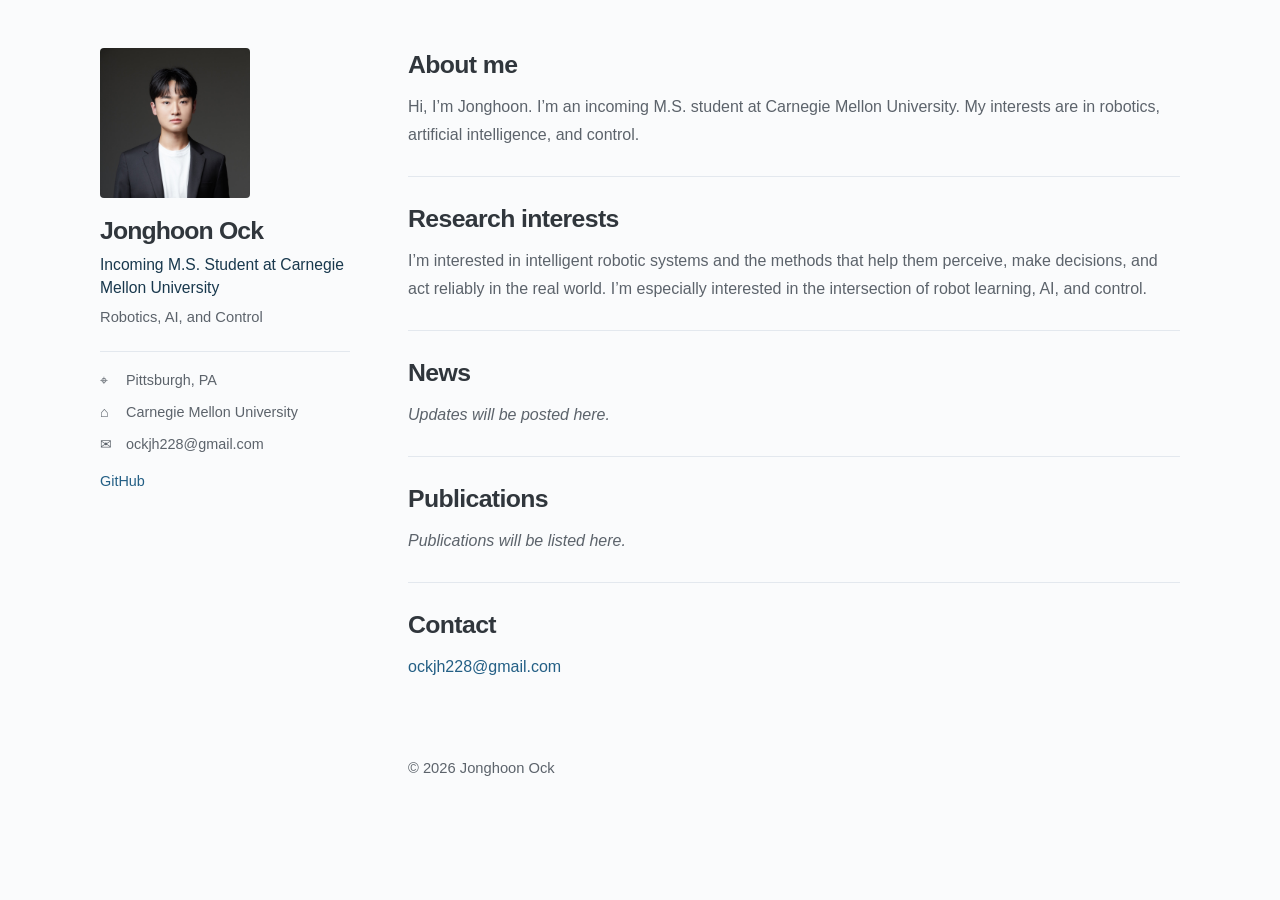
<file: index.html>
<!DOCTYPE html>
<html lang="en">
  <head>
    <meta charset="UTF-8" />
    <meta name="viewport" content="width=device-width, initial-scale=1.0" />
    <title>Jonghoon Ock</title>
    <meta
      name="description"
      content="Jonghoon Ock — incoming master's student at Carnegie Mellon University, interested in robotics, AI, and control."
    />
    <link rel="stylesheet" href="styles.css" />
  </head>
  <body data-page="home">
    <div class="page-shell">
      <aside class="profile-card" aria-label="Profile">
        <div class="avatar">
          <img src="assets/profile.jpg" alt="Portrait of Jonghoon Ock" />
        </div>
        <div class="profile-copy">
          <h1>Jonghoon Ock</h1>
          <p class="role">Incoming M.S. Student at Carnegie Mellon University</p>
          <p class="summary">Robotics, AI, and Control</p>
        </div>

        <div class="meta-list">
          <div><span aria-hidden="true">⌖</span><strong>Pittsburgh, PA</strong></div>
          <div><span aria-hidden="true">⌂</span><strong>Carnegie Mellon University</strong></div>
          <div><span aria-hidden="true">✉</span><a href="mailto:ockjh228@gmail.com">ockjh228@gmail.com</a></div>
        </div>

        <div class="social-links" aria-label="External links">
          <a href="https://github.com/ockjh228" target="_blank" rel="noreferrer">GitHub</a>
        </div>
      </aside>

      <main class="content">
        <section class="section" id="about">
          <h2>About me</h2>
          <div class="prose-panel">
            <p>
              Hi, I’m Jonghoon. I’m an incoming M.S. student at Carnegie Mellon
              University. My interests are in robotics, artificial intelligence,
              and control.
            </p>
          </div>
        </section>

        <section class="section" id="research">
          <h2>Research interests</h2>
          <div class="prose-panel">
            <p>
              I’m interested in intelligent robotic systems and the methods that
              help them perceive, make decisions, and act reliably in the real
              world. I’m especially interested in the intersection of robot
              learning, AI, and control.
            </p>
          </div>
        </section>

        <section class="section" id="news">
          <h2>News</h2>
          <p class="empty-note">Updates will be posted here.</p>
        </section>

        <section class="section" id="publications">
          <h2>Publications</h2>
          <p class="empty-note">Publications will be listed here.</p>
        </section>

        <section class="section contact-section" id="contact">
          <h2>Contact</h2>
          <p><a href="mailto:ockjh228@gmail.com">ockjh228@gmail.com</a></p>
        </section>
      </main>
    </div>

    <footer class="site-footer">
      <p>© <span id="year"></span> Jonghoon Ock</p>
    </footer>
    <script src="script.js"></script>
  </body>
</html>
</file>
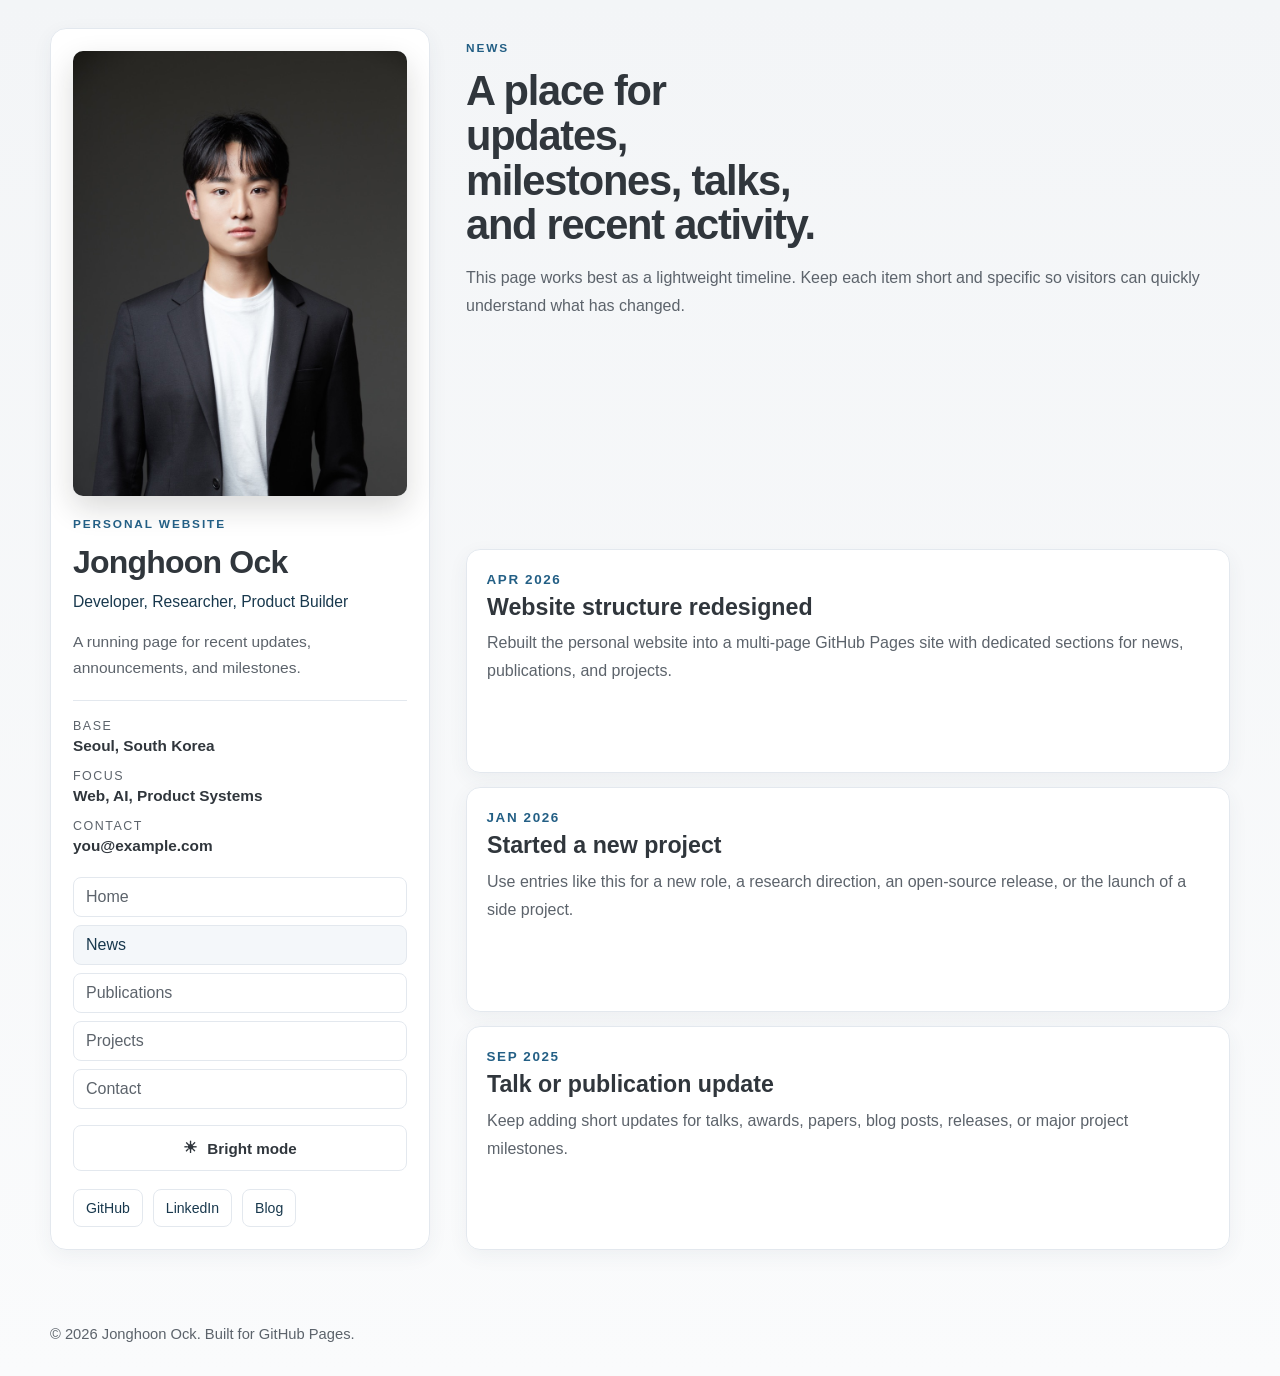
<file: news.html>
<!DOCTYPE html>
<html lang="en">
  <head>
    <meta charset="UTF-8" />
    <meta name="viewport" content="width=device-width, initial-scale=1.0" />
    <title>News | Jonghoon Ock</title>
    <meta
      name="description"
      content="News page for recent updates, milestones, and announcements from Jonghoon Ock."
    />
    <link rel="stylesheet" href="styles.css" />
  </head>
  <body data-page="news">
    <div class="page-shell">
      <!-- Shared sidebar: keep this block aligned with the other HTML pages for a consistent left profile area. -->
      <aside class="profile-card">
        <div class="avatar">
          <img src="assets/profile.jpg" alt="Portrait of Jonghoon Ock" />
        </div>
        <!-- Basic identity shown in the sidebar. -->
        <div class="profile-copy">
          <p class="eyebrow">PERSONAL WEBSITE</p>
          <h1>Jonghoon Ock</h1>
          <p class="role">Developer, Researcher, Product Builder</p>
          <p class="summary">
            A running page for recent updates, announcements, and milestones.
          </p>
        </div>
        <!-- Quick facts. Add or delete one row by copying or removing a single inner <div>. -->
        <div class="meta-list">
          <div>
            <span class="meta-label">Base</span>
            <strong>Seoul, South Korea</strong>
          </div>
          <div>
            <span class="meta-label">Focus</span>
            <strong>Web, AI, Product Systems</strong>
          </div>
          <div>
            <span class="meta-label">Contact</span>
            <strong>you@example.com</strong>
          </div>
        </div>
        <!-- Sidebar navigation. -->
        <nav class="side-nav" aria-label="Primary navigation">
          <a data-nav="home" href="index.html">Home</a>
          <a data-nav="news" href="news.html">News</a>
          <a data-nav="publications" href="publications.html">Publications</a>
          <a data-nav="projects" href="projects.html">Projects</a>
          <a href="index.html#contact">Contact</a>
        </nav>
        <!-- Theme toggle button. -->
        <button class="theme-toggle" type="button" data-theme-toggle aria-live="polite">
          <span class="theme-toggle-icon" data-theme-icon aria-hidden="true">☀</span>
          <span class="theme-toggle-label" data-theme-label>Bright mode</span>
        </button>
        <!-- Social links. -->
        <div class="social-links">
          <a href="https://github.com/your-id" target="_blank" rel="noreferrer">GitHub</a>
          <a href="https://www.linkedin.com/in/your-id" target="_blank" rel="noreferrer">LinkedIn</a>
          <a href="https://your-notion-or-blog.com" target="_blank" rel="noreferrer">Blog</a>
        </div>
      </aside>

      <main class="content">
        <!-- News page intro: headline and short explanation for this page. -->
        <section class="page-intro">
          <p class="eyebrow">News</p>
          <h2>A place for updates, milestones, talks, and recent activity.</h2>
          <p class="hero-body">
            This page works best as a lightweight timeline. Keep each item short
            and specific so visitors can quickly understand what has changed.
          </p>
        </section>

        <!-- News items: duplicate one list-card to add an update, or delete one list-card to remove it. -->
        <section class="list-stack">
          <article class="list-card">
            <span class="list-date">Apr 2026</span>
            <h3>Website structure redesigned</h3>
            <p>
              Rebuilt the personal website into a multi-page GitHub Pages site
              with dedicated sections for news, publications, and projects.
            </p>
          </article>

          <article class="list-card">
            <span class="list-date">Jan 2026</span>
            <h3>Started a new project</h3>
            <p>
              Use entries like this for a new role, a research direction, an
              open-source release, or the launch of a side project.
            </p>
          </article>

          <article class="list-card">
            <span class="list-date">Sep 2025</span>
            <h3>Talk or publication update</h3>
            <p>
              Keep adding short updates for talks, awards, papers, blog posts,
              releases, or major project milestones.
            </p>
          </article>
        </section>
      </main>
    </div>

    <footer class="site-footer">
      <p>© <span id="year"></span> Jonghoon Ock. Built for GitHub Pages.</p>
    </footer>

    <script src="script.js"></script>
  </body>
</html>
</file>
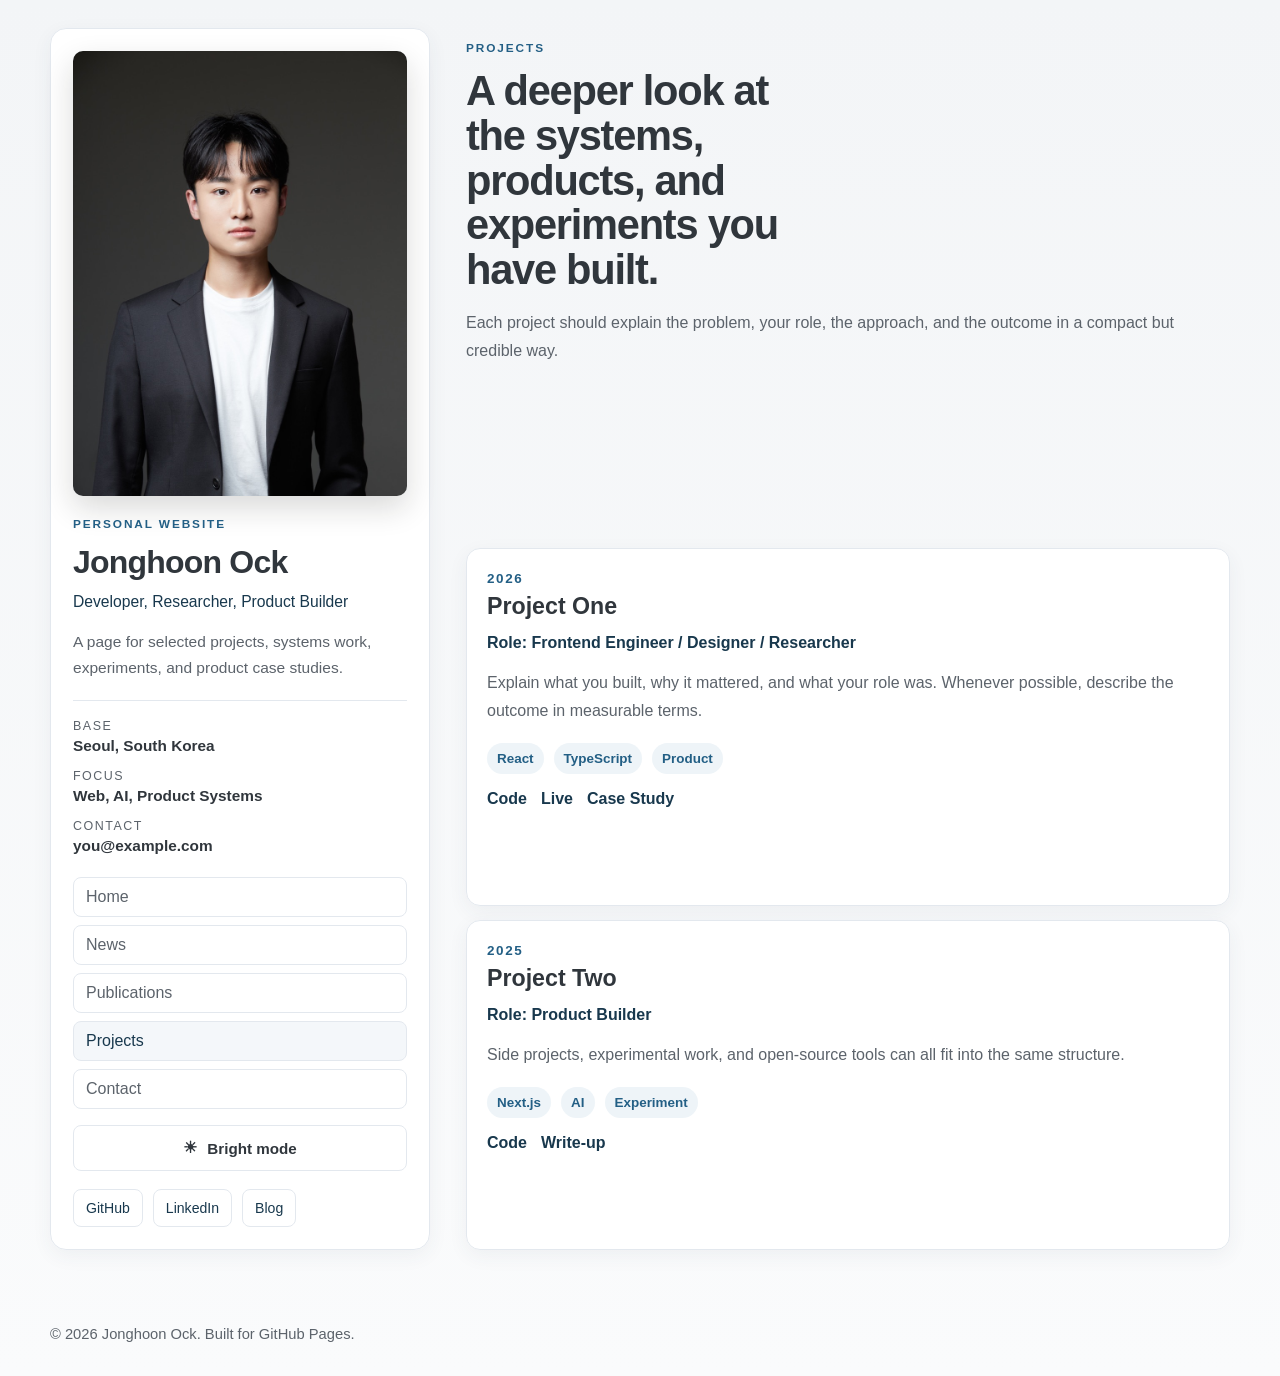
<file: projects.html>
<!DOCTYPE html>
<html lang="en">
  <head>
    <meta charset="UTF-8" />
    <meta name="viewport" content="width=device-width, initial-scale=1.0" />
    <title>Projects | Jonghoon Ock</title>
    <meta
      name="description"
      content="Projects page for selected work, experiments, and product case studies from Jonghoon Ock."
    />
    <link rel="stylesheet" href="styles.css" />
  </head>
  <body data-page="projects">
    <div class="page-shell">
      <!-- Shared sidebar: keep this block aligned with the other HTML pages for a consistent left profile area. -->
      <aside class="profile-card">
        <div class="avatar">
          <img src="assets/profile.jpg" alt="Portrait of Jonghoon Ock" />
        </div>
        <!-- Basic identity shown in the sidebar. -->
        <div class="profile-copy">
          <p class="eyebrow">PERSONAL WEBSITE</p>
          <h1>Jonghoon Ock</h1>
          <p class="role">Developer, Researcher, Product Builder</p>
          <p class="summary">
            A page for selected projects, systems work, experiments, and product case studies.
          </p>
        </div>
        <!-- Quick facts. Add or delete one row by copying or removing a single inner <div>. -->
        <div class="meta-list">
          <div>
            <span class="meta-label">Base</span>
            <strong>Seoul, South Korea</strong>
          </div>
          <div>
            <span class="meta-label">Focus</span>
            <strong>Web, AI, Product Systems</strong>
          </div>
          <div>
            <span class="meta-label">Contact</span>
            <strong>you@example.com</strong>
          </div>
        </div>
        <!-- Sidebar navigation. -->
        <nav class="side-nav" aria-label="Primary navigation">
          <a data-nav="home" href="index.html">Home</a>
          <a data-nav="news" href="news.html">News</a>
          <a data-nav="publications" href="publications.html">Publications</a>
          <a data-nav="projects" href="projects.html">Projects</a>
          <a href="index.html#contact">Contact</a>
        </nav>
        <!-- Theme toggle button. -->
        <button class="theme-toggle" type="button" data-theme-toggle aria-live="polite">
          <span class="theme-toggle-icon" data-theme-icon aria-hidden="true">☀</span>
          <span class="theme-toggle-label" data-theme-label>Bright mode</span>
        </button>
        <!-- Social links. -->
        <div class="social-links">
          <a href="https://github.com/your-id" target="_blank" rel="noreferrer">GitHub</a>
          <a href="https://www.linkedin.com/in/your-id" target="_blank" rel="noreferrer">LinkedIn</a>
          <a href="https://your-notion-or-blog.com" target="_blank" rel="noreferrer">Blog</a>
        </div>
      </aside>

      <main class="content">
        <!-- Projects page intro: page title and short guidance text. -->
        <section class="page-intro">
          <p class="eyebrow">Projects</p>
          <h2>A deeper look at the systems, products, and experiments you have built.</h2>
          <p class="hero-body">
            Each project should explain the problem, your role, the approach,
            and the outcome in a compact but credible way.
          </p>
        </section>

        <!-- Project entries: duplicate one list-card to add a project, or delete one to remove it. -->
        <section class="list-stack">
          <article class="list-card">
            <span class="list-date">2026</span>
            <h3>Project One</h3>
            <p class="list-subtitle">Role: Frontend Engineer / Designer / Researcher</p>
            <p>
              Explain what you built, why it mattered, and what your role was.
              Whenever possible, describe the outcome in measurable terms.
            </p>
            <div class="tag-row">
              <span>React</span>
              <span>TypeScript</span>
              <span>Product</span>
            </div>
            <!-- Project links such as code, live demo, or case study. -->
            <div class="inline-links">
              <a href="https://github.com/your-id/project-one" target="_blank" rel="noreferrer">Code</a>
              <a href="https://example.com" target="_blank" rel="noreferrer">Live</a>
              <a href="https://example.com" target="_blank" rel="noreferrer">Case Study</a>
            </div>
          </article>

          <article class="list-card">
            <span class="list-date">2025</span>
            <h3>Project Two</h3>
            <p class="list-subtitle">Role: Product Builder</p>
            <p>
              Side projects, experimental work, and open-source tools can all
              fit into the same structure.
            </p>
            <div class="tag-row">
              <span>Next.js</span>
              <span>AI</span>
              <span>Experiment</span>
            </div>
            <!-- Project links for this entry. -->
            <div class="inline-links">
              <a href="https://github.com/your-id/project-two" target="_blank" rel="noreferrer">Code</a>
              <a href="https://example.com" target="_blank" rel="noreferrer">Write-up</a>
            </div>
          </article>
        </section>
      </main>
    </div>

    <footer class="site-footer">
      <p>© <span id="year"></span> Jonghoon Ock. Built for GitHub Pages.</p>
    </footer>

    <script src="script.js"></script>
  </body>
</html>
</file>
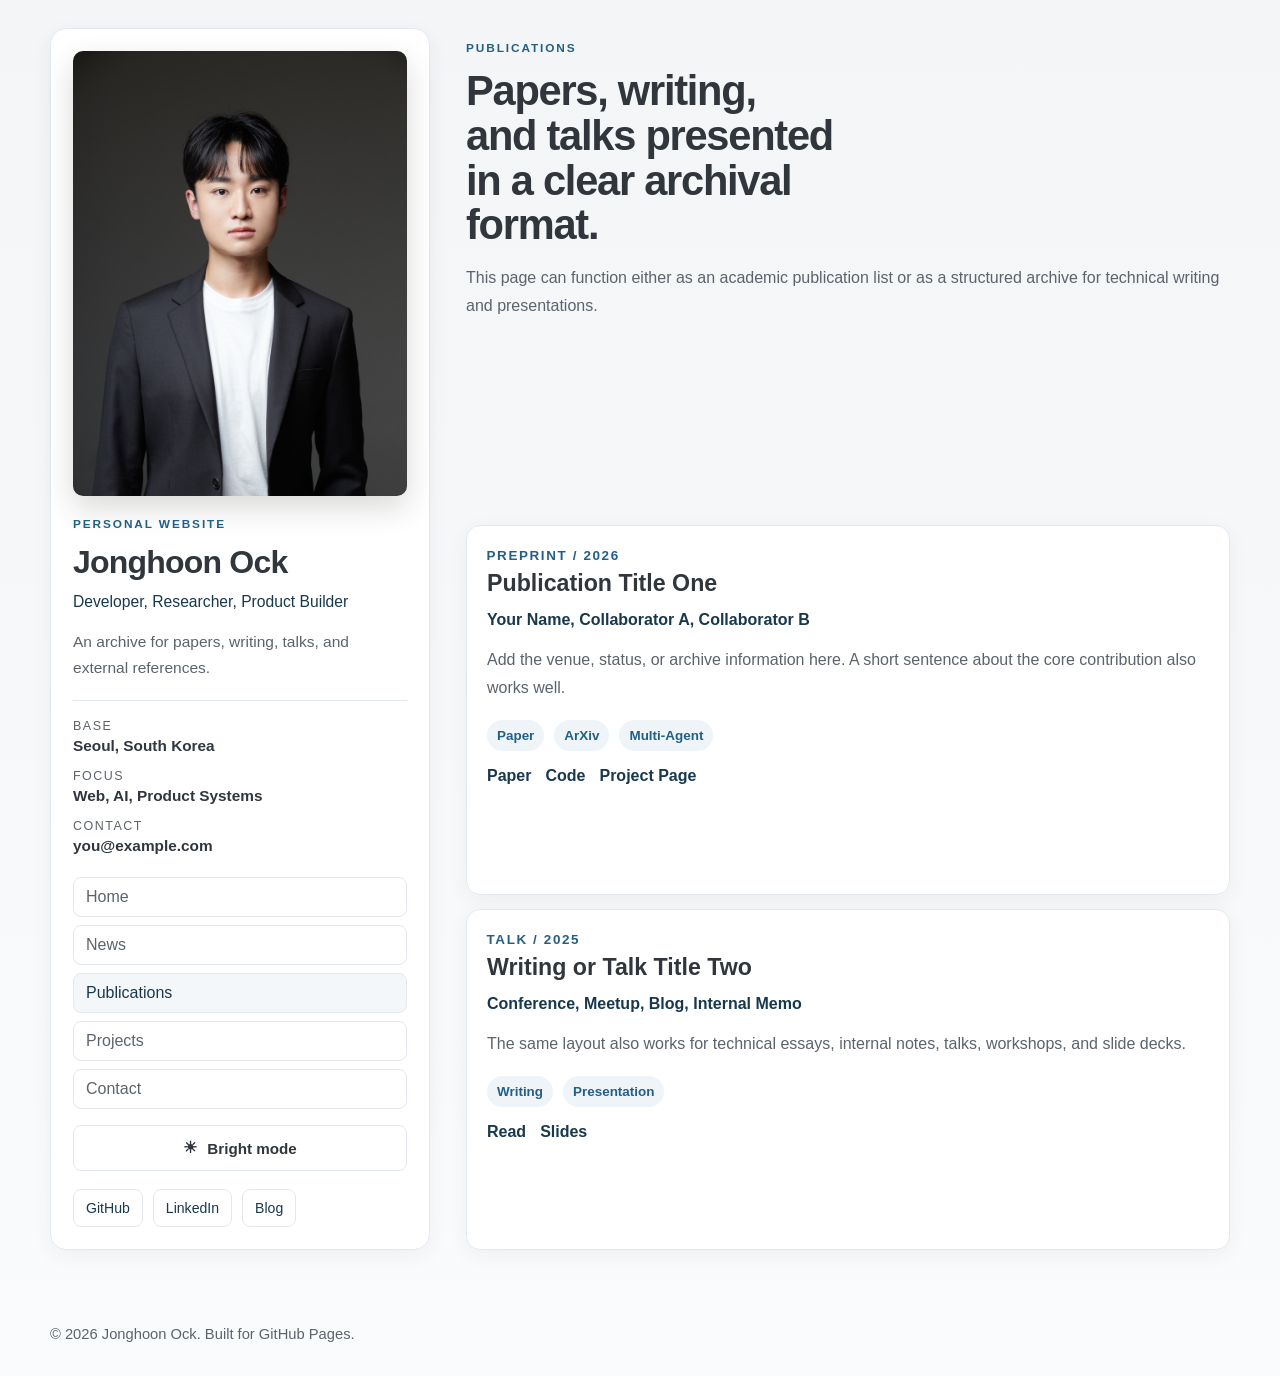
<file: publications.html>
<!DOCTYPE html>
<html lang="en">
  <head>
    <meta charset="UTF-8" />
    <meta name="viewport" content="width=device-width, initial-scale=1.0" />
    <title>Publications | Jonghoon Ock</title>
    <meta
      name="description"
      content="Publications page for papers, writing, talks, and references from Jonghoon Ock."
    />
    <link rel="stylesheet" href="styles.css" />
  </head>
  <body data-page="publications">
    <div class="page-shell">
      <!-- Shared sidebar: keep this block aligned with the other HTML pages for a consistent left profile area. -->
      <aside class="profile-card">
        <div class="avatar">
          <img src="assets/profile.jpg" alt="Portrait of Jonghoon Ock" />
        </div>
        <!-- Basic identity shown in the sidebar. -->
        <div class="profile-copy">
          <p class="eyebrow">PERSONAL WEBSITE</p>
          <h1>Jonghoon Ock</h1>
          <p class="role">Developer, Researcher, Product Builder</p>
          <p class="summary">
            An archive for papers, writing, talks, and external references.
          </p>
        </div>
        <!-- Quick facts. Add or delete one row by copying or removing a single inner <div>. -->
        <div class="meta-list">
          <div>
            <span class="meta-label">Base</span>
            <strong>Seoul, South Korea</strong>
          </div>
          <div>
            <span class="meta-label">Focus</span>
            <strong>Web, AI, Product Systems</strong>
          </div>
          <div>
            <span class="meta-label">Contact</span>
            <strong>you@example.com</strong>
          </div>
        </div>
        <!-- Sidebar navigation. -->
        <nav class="side-nav" aria-label="Primary navigation">
          <a data-nav="home" href="index.html">Home</a>
          <a data-nav="news" href="news.html">News</a>
          <a data-nav="publications" href="publications.html">Publications</a>
          <a data-nav="projects" href="projects.html">Projects</a>
          <a href="index.html#contact">Contact</a>
        </nav>
        <!-- Theme toggle button. -->
        <button class="theme-toggle" type="button" data-theme-toggle aria-live="polite">
          <span class="theme-toggle-icon" data-theme-icon aria-hidden="true">☀</span>
          <span class="theme-toggle-label" data-theme-label>Bright mode</span>
        </button>
        <!-- Social links. -->
        <div class="social-links">
          <a href="https://github.com/your-id" target="_blank" rel="noreferrer">GitHub</a>
          <a href="https://www.linkedin.com/in/your-id" target="_blank" rel="noreferrer">LinkedIn</a>
          <a href="https://your-notion-or-blog.com" target="_blank" rel="noreferrer">Blog</a>
        </div>
      </aside>

      <main class="content">
        <!-- Publications page intro: page title and short guidance text. -->
        <section class="page-intro">
          <p class="eyebrow">Publications</p>
          <h2>Papers, writing, and talks presented in a clear archival format.</h2>
          <p class="hero-body">
            This page can function either as an academic publication list or as
            a structured archive for technical writing and presentations.
          </p>
        </section>

        <!-- Publication entries: duplicate one list-card to add a new paper/talk, or delete one to remove it. -->
        <section class="list-stack">
          <article class="list-card">
            <span class="list-date">Preprint / 2026</span>
            <h3>Publication Title One</h3>
            <p class="list-subtitle">Your Name, Collaborator A, Collaborator B</p>
            <p>
              Add the venue, status, or archive information here. A short
              sentence about the core contribution also works well.
            </p>
            <div class="tag-row">
              <span>Paper</span>
              <span>ArXiv</span>
              <span>Multi-Agent</span>
            </div>
            <!-- Action links for one publication. Add/remove <a> lines as needed. -->
            <div class="inline-links">
              <a href="https://arxiv.org/" target="_blank" rel="noreferrer">Paper</a>
              <a href="https://github.com/" target="_blank" rel="noreferrer">Code</a>
              <a href="https://example.com" target="_blank" rel="noreferrer">Project Page</a>
            </div>
          </article>

          <article class="list-card">
            <span class="list-date">Talk / 2025</span>
            <h3>Writing or Talk Title Two</h3>
            <p class="list-subtitle">Conference, Meetup, Blog, Internal Memo</p>
            <p>
              The same layout also works for technical essays, internal notes,
              talks, workshops, and slide decks.
            </p>
            <div class="tag-row">
              <span>Writing</span>
              <span>Presentation</span>
            </div>
            <!-- Action links for one writing/talk item. -->
            <div class="inline-links">
              <a href="https://example.com" target="_blank" rel="noreferrer">Read</a>
              <a href="https://example.com" target="_blank" rel="noreferrer">Slides</a>
            </div>
          </article>
        </section>
      </main>
    </div>

    <footer class="site-footer">
      <p>© <span id="year"></span> Jonghoon Ock. Built for GitHub Pages.</p>
    </footer>

    <script src="script.js"></script>
  </body>
</html>
</file>
<file: styles.css>
/* Theme tokens: change these values to update colors, spacing, radius, and max width site-wide. */
:root {
  --bg: #fafbfc;
  --bg-strong: #f3f5f7;
  --surface: rgba(255, 255, 255, 0.98);
  --surface-strong: #ffffff;
  --text: #30363c;
  --muted: #5c636b;
  --line: #e3e8ee;
  --accent: #235f85;
  --accent-soft: #eef4f8;
  --accent-deep: #18384d;
  --shadow: 0 6px 20px rgba(51, 67, 82, 0.06);
  --radius-xl: 16px;
  --radius-lg: 14px;
  --radius-md: 16px;
  --max-width: 1180px;
  --button-ghost: #f4f7fa;
  --grid-line: rgba(255, 255, 255, 0);
}

/* Dark theme overrides used when script.js sets data-theme="dark". */
html[data-theme="dark"] {
  color-scheme: dark;
  --bg: #0f141a;
  --bg-strong: #161d24;
  --surface: rgba(22, 29, 36, 0.98);
  --surface-strong: #1a222c;
  --text: #edf2f6;
  --muted: #adb7c0;
  --line: #2b3640;
  --accent: #8ec6ea;
  --accent-soft: #18222c;
  --accent-deep: #dcecf7;
  --shadow: 0 12px 32px rgba(0, 0, 0, 0.26);
  --button-ghost: #18212a;
  --grid-line: rgba(255, 255, 255, 0);
}

/* Base reset and default typography. */
* {
  box-sizing: border-box;
}

html {
  scroll-behavior: smooth;
}

body {
  margin: 0;
  min-height: 100vh;
  color: var(--text);
  font-family: -apple-system, ".SFNSText-Regular", "San Francisco", "Roboto",
    "Segoe UI", "Helvetica Neue", "Lucida Grande", Arial, sans-serif;
  background: linear-gradient(180deg, var(--bg-strong) 0%, var(--bg) 100%);
  transition: background 180ms ease, color 180ms ease;
}

body::before {
  position: fixed;
  inset: 0;
  pointer-events: none;
  content: "";
  background-image:
    linear-gradient(var(--grid-line) 1px, transparent 1px),
    linear-gradient(90deg, var(--grid-line) 1px, transparent 1px);
  background-size: 36px 36px;
  mask-image: linear-gradient(180deg, rgba(0, 0, 0, 0.12), transparent 95%);
}

a {
  color: inherit;
  text-decoration: none;
}

p {
  margin: 0;
  line-height: 1.75;
  color: var(--muted);
}

h1,
h2,
h3,
h4 {
  margin: 0;
  color: var(--text);
  font-family: inherit;
}

/* Main two-column layout: sidebar on the left, page content on the right. */
.page-shell {
  width: min(calc(100% - 32px), var(--max-width));
  margin: 0 auto;
  padding: 28px 0 72px;
  display: grid;
  grid-template-columns: 380px minmax(0, 1fr);
  gap: 36px;
}

.profile-card,
.panel,
.work-card,
.contact-banner,
.list-card {
  border: 1px solid var(--line);
  background: var(--surface);
  backdrop-filter: blur(12px);
  box-shadow: var(--shadow);
}

/* Shared sidebar card styles used on every page. */
.profile-card {
  position: sticky;
  top: 24px;
  align-self: start;
  padding: 22px;
  border-radius: var(--radius-xl);
}

.avatar {
  width: 100%;
  aspect-ratio: 3 / 4;
  overflow: hidden;
  border-radius: 10px;
  margin-bottom: 18px;
  background: var(--accent-soft);
  box-shadow: 0 12px 30px rgba(24, 22, 19, 0.16);
}

.avatar img {
  width: 100%;
  height: 100%;
  display: block;
  object-fit: cover;
  object-position: center 18%;
}

.eyebrow {
  margin-bottom: 10px;
  color: var(--accent);
  font-size: 0.74rem;
  font-weight: 700;
  letter-spacing: 0.16em;
  text-transform: uppercase;
}

.profile-copy h1 {
  font-size: clamp(1.65rem, 3vw, 2rem);
  line-height: 1.08;
  letter-spacing: -0.025em;
  font-weight: 700;
}

.role {
  margin-top: 8px;
  color: var(--accent-deep);
  font-weight: 500;
  font-size: 0.98rem;
}

.summary {
  margin-top: 14px;
  font-size: 0.97rem;
  line-height: 1.65;
}

.meta-list {
  margin-top: 20px;
  padding-top: 18px;
  border-top: 1px solid var(--line);
  display: grid;
  gap: 14px;
}

.meta-label {
  display: block;
  margin-bottom: 4px;
  color: var(--muted);
  font-size: 0.78rem;
  text-transform: uppercase;
  letter-spacing: 0.12em;
}

.meta-list strong {
  font-size: 0.96rem;
}

.side-nav {
  margin-top: 22px;
  display: grid;
  gap: 8px;
}

.side-nav a {
  padding: 10px 12px;
  border-radius: 8px;
  border: 1px solid var(--line);
  color: var(--muted);
  transition: 180ms ease;
  background: var(--surface-strong);
}

.side-nav a:hover,
.side-nav a.is-active {
  border-color: var(--line);
  background: var(--button-ghost);
  color: var(--accent-deep);
}

.theme-toggle {
  width: 100%;
  margin-top: 16px;
  min-height: 46px;
  padding: 0 14px;
  border: 1px solid var(--line);
  border-radius: 8px;
  background: var(--surface-strong);
  color: var(--text);
  font: inherit;
  font-weight: 600;
  display: inline-flex;
  align-items: center;
  justify-content: center;
  gap: 10px;
  transition: background 180ms ease, border-color 180ms ease, color 180ms ease;
}

.theme-toggle:hover {
  background: var(--button-ghost);
}

.theme-toggle-icon {
  font-size: 1rem;
  line-height: 1;
}

.theme-toggle-label {
  font-size: 0.95rem;
}

.social-links {
  margin-top: 18px;
  display: flex;
  flex-wrap: wrap;
  gap: 10px;
}

.social-links a {
  padding: 10px 12px;
  border-radius: 8px;
  background: var(--surface-strong);
  border: 1px solid var(--line);
  color: var(--accent-deep);
  font-size: 0.88rem;
  font-weight: 500;
}

/* Right-side content area. */
.content {
  display: grid;
  gap: 24px;
}

/* Main page section spacing. */
.hero,
.page-intro,
.section {
  padding: 4px 0;
}

.hero,
.page-intro {
  padding-top: 10px;
}

.hero-kicker {
  color: var(--accent-deep);
  font-weight: 600;
  font-size: 0.88rem;
}

.hero h2 {
  max-width: 14ch;
  margin-top: 10px;
  font-size: clamp(2.1rem, 4.6vw, 2.9rem);
  line-height: 1.06;
  letter-spacing: -0.03em;
}

.hero h2 span {
  color: var(--accent);
}

.hero-body {
  max-width: 780px;
  margin-top: 16px;
  font-size: 1rem;
}

.page-intro h2 {
  max-width: 16ch;
  margin-top: 10px;
  font-size: clamp(1.95rem, 4vw, 2.6rem);
  line-height: 1.08;
  letter-spacing: -0.03em;
}

.hero-actions {
  display: flex;
  flex-wrap: wrap;
  gap: 12px;
  margin-top: 28px;
}

.button {
  display: inline-flex;
  align-items: center;
  justify-content: center;
  min-height: 48px;
  padding: 0 18px;
  border-radius: 8px;
  border: 1px solid var(--line);
  font-weight: 700;
  transition: transform 180ms ease, background 180ms ease;
}

/* Buttons and call-to-action links. */
.button:hover {
  transform: translateY(-1px);
}

.button.primary {
  background: var(--accent);
  border-color: transparent;
  color: #fffaf5;
}

.button.ghost {
  background: var(--button-ghost);
}

/* Homepage section headers and card groups. */
.section-heading {
  display: grid;
  gap: 2px;
  margin-bottom: 16px;
}

.section-heading h3 {
  font-size: clamp(1.35rem, 2.4vw, 1.75rem);
  line-height: 1.2;
}

.panel {
  padding: 20px;
  border-radius: var(--radius-lg);
}

.panel.compact {
  min-height: 180px;
}

.focus-grid {
  display: grid;
  grid-template-columns: repeat(3, minmax(0, 1fr));
  gap: 18px;
}

.destination-grid {
  display: grid;
  grid-template-columns: repeat(3, minmax(0, 1fr));
  gap: 14px;
}

.destination-card {
  min-height: 210px;
  padding: 20px;
  border: 1px solid var(--line);
  border-radius: var(--radius-lg);
  background: var(--surface);
  box-shadow: var(--shadow);
  transition: transform 180ms ease, border-color 180ms ease;
}

.destination-card:hover {
  transform: translateY(-2px);
  border-color: var(--accent);
}

.destination-label {
  display: inline-block;
  margin-bottom: 18px;
  color: var(--accent-deep);
  font-size: 0.82rem;
  font-weight: 700;
  letter-spacing: 0.12em;
  text-transform: uppercase;
}

.destination-card h4 {
  margin-bottom: 10px;
  font-size: 1.2rem;
}

.prose-panel {
  display: grid;
  gap: 18px;
}

.panel h4,
.work-card h4 {
  margin-bottom: 10px;
  font-size: 1.1rem;
}

.work-list {
  display: grid;
  gap: 18px;
}

.work-card {
  padding: 24px;
  border-radius: var(--radius-lg);
}

.work-meta,
.tag-row {
  display: flex;
  flex-wrap: wrap;
  gap: 10px;
}

.work-meta {
  margin-bottom: 14px;
  color: var(--accent-deep);
  font-size: 0.86rem;
  font-weight: 700;
  letter-spacing: 0.08em;
  text-transform: uppercase;
}

.tag-row {
  margin: 18px 0 14px;
}

.tag-row span {
  padding: 8px 10px;
  border-radius: 999px;
  background: var(--accent-soft);
  color: var(--accent);
  font-size: 0.84rem;
  font-weight: 700;
}

.work-card a {
  color: var(--accent-deep);
  font-weight: 700;
}

.timeline {
  display: grid;
  gap: 14px;
}

/* Repeating list layout used by News, Publications, and Projects pages. */
.list-stack {
  display: grid;
  gap: 14px;
}

.list-card {
  padding: 20px;
  border-radius: var(--radius-lg);
}

.list-card h3 {
  margin: 6px 0 8px;
  font-size: clamp(1.2rem, 1.9vw, 1.45rem);
  line-height: 1.2;
}

.list-date {
  display: inline-block;
  color: var(--accent);
  font-size: 0.84rem;
  font-weight: 700;
  letter-spacing: 0.12em;
  text-transform: uppercase;
}

.list-subtitle {
  margin-bottom: 12px;
  color: var(--accent-deep);
  font-weight: 700;
}

.inline-links {
  display: flex;
  flex-wrap: wrap;
  gap: 14px;
  margin-top: 16px;
}

.inline-links a {
  color: var(--accent-deep);
  font-weight: 700;
}

.timeline-item {
  padding: 18px 0 18px 20px;
  border-left: 2px solid rgba(19, 56, 58, 0.18);
}

.timeline-date {
  display: inline-block;
  margin-bottom: 6px;
  color: var(--accent);
  font-size: 0.88rem;
  font-weight: 700;
  text-transform: uppercase;
  letter-spacing: 0.08em;
}

/* Home page contact banner. */
.contact-banner {
  padding: 20px;
  border-radius: var(--radius-xl);
  display: flex;
  align-items: center;
  justify-content: space-between;
  gap: 20px;
}

/* Shared footer. */
.site-footer {
  width: min(calc(100% - 32px), var(--max-width));
  margin: 0 auto;
  padding: 0 0 28px;
}

.site-footer p {
  font-size: 0.92rem;
}

/* Tablet breakpoint: stack sidebar above content. */
@media (max-width: 1080px) {
  .page-shell {
    grid-template-columns: 1fr;
    gap: 22px;
  }

  .profile-card {
    position: relative;
    top: 0;
  }

  .hero h2 {
    max-width: 100%;
  }

  .page-intro h2 {
    max-width: 100%;
  }
}

/* Mobile breakpoint: single-column cards and full-width buttons. */
@media (max-width: 760px) {
  .page-shell {
    width: min(calc(100% - 20px), var(--max-width));
    padding-top: 18px;
    gap: 18px;
  }

  .profile-card,
  .panel,
  .work-card,
  .contact-banner {
    border-radius: 22px;
  }

  .focus-grid {
    grid-template-columns: 1fr;
  }

  .destination-grid {
    grid-template-columns: 1fr;
  }

  .contact-banner {
    align-items: flex-start;
    flex-direction: column;
  }

  .hero-actions {
    width: 100%;
  }

  .button {
    width: 100%;
  }
}

/* Academic profile layout for the home page, modeled on the reference site's
   quiet two-column layout while keeping the other section pages intact. */
body[data-page="home"] {
  background: var(--bg);
}

body[data-page="home"]::before {
  display: none;
}

body[data-page="home"] .page-shell {
  width: min(calc(100% - 48px), 1080px);
  grid-template-columns: 250px minmax(0, 1fr);
  gap: 58px;
  padding-top: 48px;
  padding-bottom: 48px;
}

body[data-page="home"] .profile-card {
  position: sticky;
  top: 36px;
  padding: 0;
  border: 0;
  border-radius: 0;
  background: transparent;
  box-shadow: none;
  backdrop-filter: none;
}

body[data-page="home"] .avatar {
  width: 150px;
  aspect-ratio: 1;
  margin: 0 0 20px;
  border-radius: 4px;
  box-shadow: none;
}

body[data-page="home"] .profile-copy h1 {
  font-size: 1.55rem;
  letter-spacing: -0.035em;
}

body[data-page="home"] .profile-copy .role {
  margin-top: 8px;
  font-size: 0.98rem;
  line-height: 1.5;
}

body[data-page="home"] .profile-copy .summary {
  margin-top: 5px;
  font-size: 0.92rem;
}

body[data-page="home"] .meta-list {
  gap: 11px;
  margin-top: 22px;
  padding-top: 18px;
  border-top: 1px solid var(--line);
}

body[data-page="home"] .meta-list > div {
  display: grid;
  grid-template-columns: 18px minmax(0, 1fr);
  gap: 8px;
  align-items: start;
  color: var(--muted);
  font-size: 0.9rem;
  line-height: 1.45;
}

body[data-page="home"] .meta-list strong,
body[data-page="home"] .meta-list a {
  color: var(--muted);
  font-size: inherit;
  font-weight: 400;
}

body[data-page="home"] .meta-list a:hover,
body[data-page="home"] .social-links a:hover,
body[data-page="home"] .contact-section a:hover {
  color: var(--accent);
  text-decoration: underline;
}

body[data-page="home"] .social-links {
  gap: 16px;
  margin-top: 18px;
}

body[data-page="home"] .social-links a {
  padding: 0;
  border: 0;
  background: transparent;
  color: var(--accent);
  font-size: 0.9rem;
}

body[data-page="home"] .content {
  display: block;
  padding-top: 2px;
}

body[data-page="home"] .section {
  padding: 0 0 27px;
  margin: 0 0 27px;
  border-bottom: 1px solid var(--line);
}

body[data-page="home"] .section h2 {
  margin-bottom: 12px;
  font-size: 1.55rem;
  line-height: 1.25;
  letter-spacing: -0.025em;
}

body[data-page="home"] .prose-panel {
  display: block;
}

body[data-page="home"] .prose-panel p,
body[data-page="home"] .section > p {
  max-width: 760px;
  font-size: 1rem;
  line-height: 1.75;
}

body[data-page="home"] .empty-note {
  font-style: italic;
}

body[data-page="home"] .contact-section {
  margin-bottom: 0;
  border-bottom: 0;
}

body[data-page="home"] .contact-section a {
  color: var(--accent);
}

body[data-page="home"] .site-footer {
  width: min(calc(100% - 48px), 1080px);
  padding-left: 308px;
  padding-bottom: 28px;
}

@media (max-width: 1080px) {
  body[data-page="home"] .page-shell {
    grid-template-columns: 220px minmax(0, 1fr);
    gap: 38px;
  }

  body[data-page="home"] .site-footer {
    padding-left: 258px;
  }
}

@media (max-width: 760px) {
  body[data-page="home"] .page-shell {
    width: min(calc(100% - 36px), 620px);
    grid-template-columns: 1fr;
    gap: 36px;
    padding-top: 26px;
  }

  body[data-page="home"] .profile-card {
    position: static;
  }

  body[data-page="home"] .avatar {
    width: 120px;
  }

  body[data-page="home"] .site-footer {
    width: min(calc(100% - 36px), 620px);
    padding-left: 0;
  }
}
</file>
